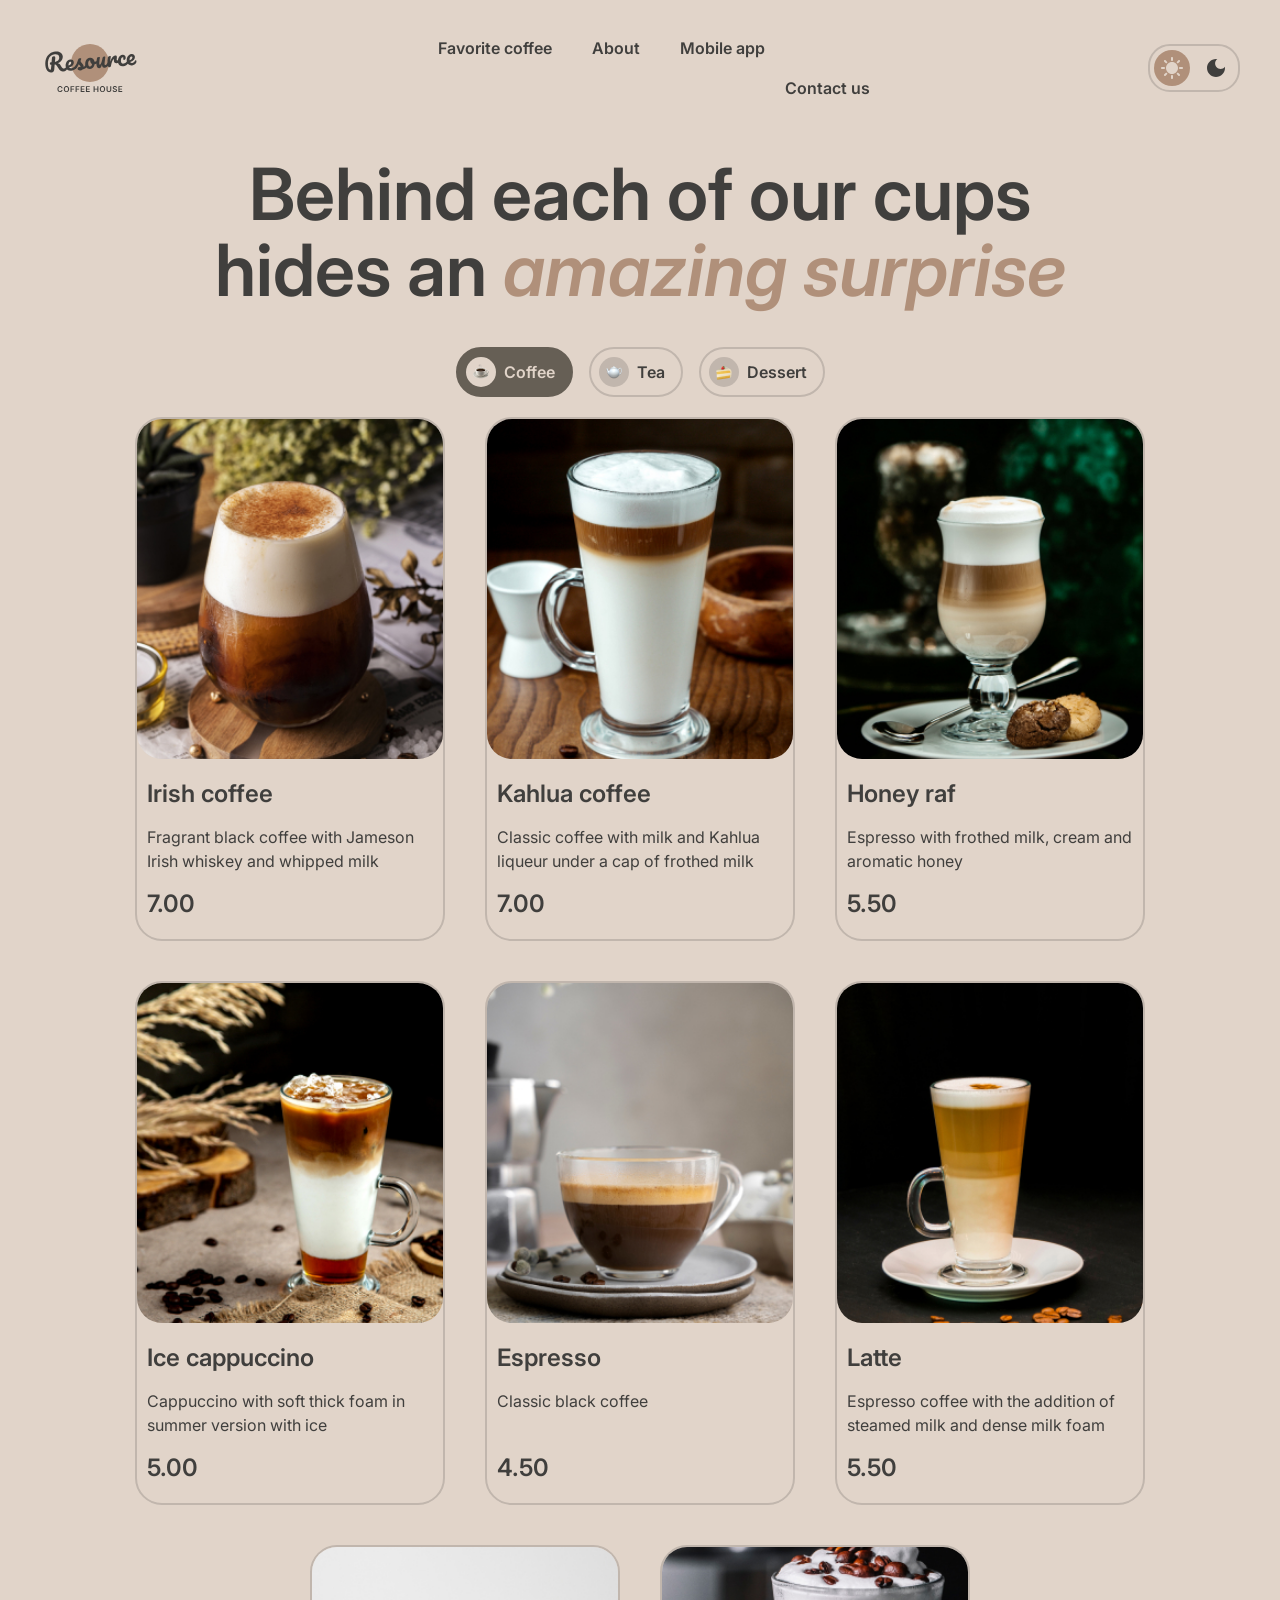
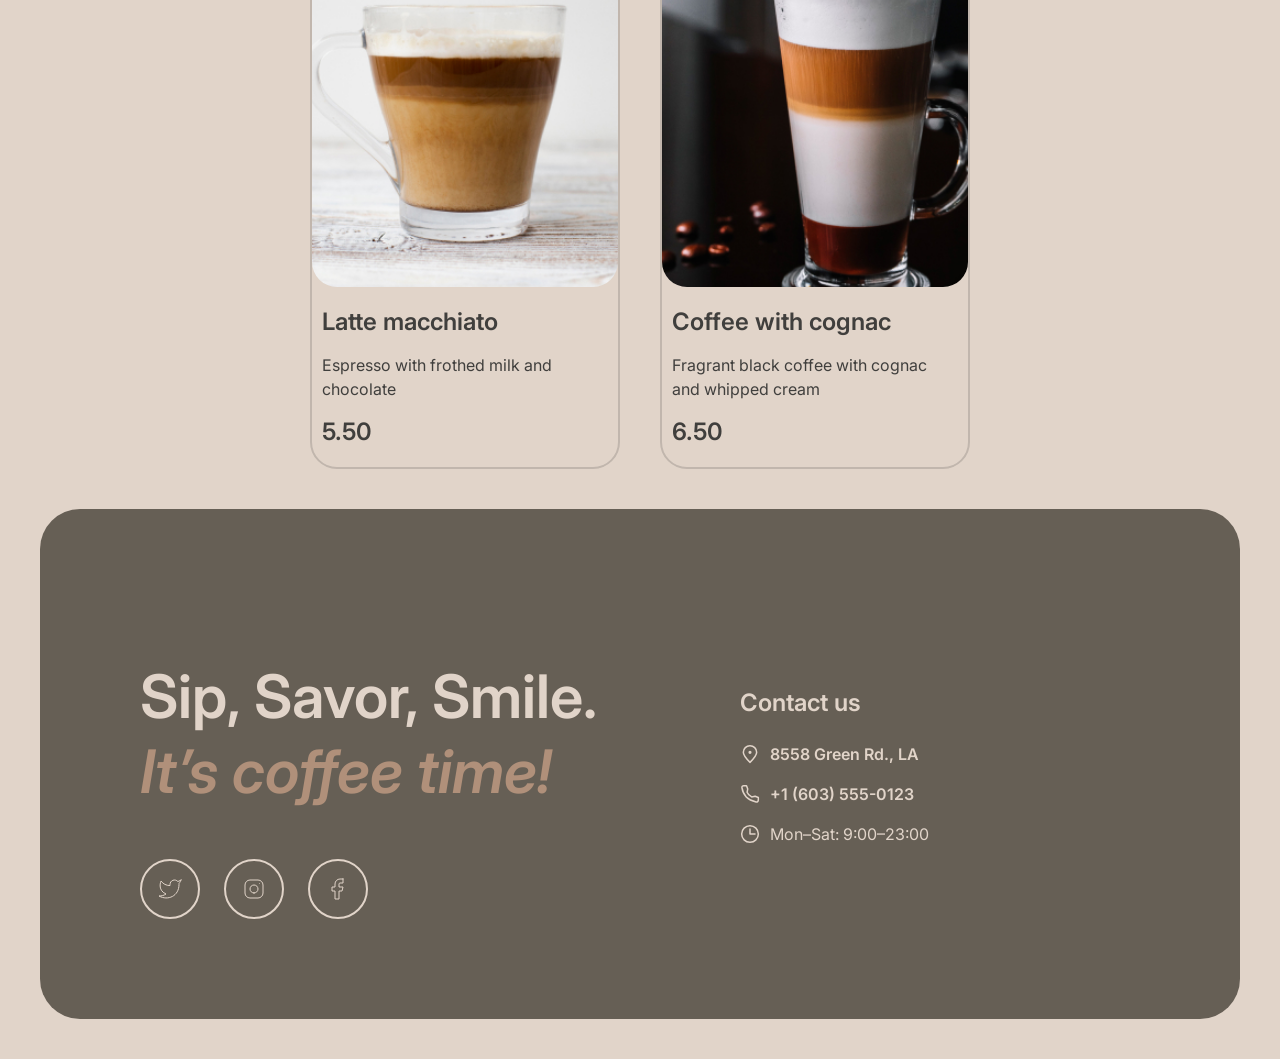
<file: menu.html>
<!DOCTYPE html>
<html lang="en">

<head>
  <meta charset="UTF-8">
  <meta name="viewport" content="width=device-width, initial-scale=1.0">
  <link rel="stylesheet" href="./css/modern-normalize.css">
  <link rel="stylesheet" href="./css/menu-styles.css">
  <link rel="shortcut icon" href="./img/svg/logo.svg" type="image/x-icon">
  <title>Resource coffee house - Menu</title>
</head>

<body>

  <h1 class="main-title">Resource coffee house - Menu</h1>

  <header class="header">
    <div class="container flex-row header-container">
      <a href="./index.html" class="logo">
        <img src="./img/svg/logo.svg" alt="Resource coffee house" class="logo-img">
      </a>
      <nav class="nav">
        <ul class="nav-list flex-row">
          <li class="nav-item">
            <a href="./index.html#favorite" class="nav-link">Favorite coffee</a>
          </li>
          <li class="nav-item">
            <a href="./index.html#about" class="nav-link">About</a>
          </li>
          <li class="nav-item">
            <a href="./index.html#app" class="nav-link">Mobile app</a>
          </li>
          <li class="nav-item">
            <a href="#footer" class="nav-link">Contact us</a>
          </li>
        </ul>
      </nav>
      <div class="theme">
        <input type="checkbox" class="theme-checkbox" id="theme-checkbox" name="theme-is-dark" value="false">
        <label for="theme-checkbox" class="theme-label flex-row">
          <span id="theme-light" class="theme-option theme-option__active">
            <svg class="theme-img" width="22" height="22" viewBox="0 0 22 22" fill="none"
              xmlns="http://www.w3.org/2000/svg">
              <path
                d="M10 3V1C10 0.45 10.45 0 11 0C11.55 0 12 0.45 12 1V3C12 3.55 11.55 4 11 4C10.45 4 10 3.55 10 3ZM17.36 6.05L18.77 4.63C19.16 4.24 19.16 3.61 18.77 3.22C18.38 2.83 17.75 2.83 17.36 3.22L15.95 4.64C15.56 5.03 15.56 5.66 15.95 6.05C16.34 6.44 16.97 6.44 17.36 6.05ZM21 10H19C18.45 10 18 10.45 18 11C18 11.55 18.45 12 19 12H21C21.55 12 22 11.55 22 11C22 10.45 21.55 10 21 10ZM11 18C10.45 18 10 18.45 10 19V21C10 21.55 10.45 22 11 22C11.55 22 12 21.55 12 21V19C12 18.45 11.55 18 11 18ZM4.64 6.05L3.22 4.64C2.83 4.25 2.83 3.61 3.22 3.23C3.61 2.85 4.25 2.84 4.63 3.23L6.04 4.64C6.43 5.03 6.43 5.67 6.04 6.05C5.65 6.43 5.02 6.44 4.64 6.05ZM15.95 15.95C15.56 16.34 15.56 16.98 15.95 17.36L17.36 18.77C17.75 19.16 18.39 19.16 18.77 18.77C19.16 18.38 19.16 17.74 18.77 17.36L17.36 15.95C16.98 15.56 16.34 15.56 15.95 15.95ZM1 12H3C3.55 12 4 11.55 4 11C4 10.45 3.55 10 3 10H1C0.45 10 0 10.45 0 11C0 11.55 0.45 12 1 12ZM4.64 18.78L6.05 17.37C6.44 16.98 6.44 16.34 6.05 15.96C5.66 15.58 5.02 15.57 4.64 15.96L3.23 17.37C2.84 17.76 2.84 18.4 3.23 18.78C3.61 19.17 4.25 19.17 4.64 18.78ZM11 5C7.69 5 5 7.69 5 11C5 14.31 7.69 17 11 17C14.31 17 17 14.31 17 11C17 7.69 14.31 5 11 5Z"
                fill="#E1D4C9" />
            </svg>
          </span>
          <span id="theme-dark" class="theme-option theme-option__inactive">
            <svg class="theme-img" width="18" height="18" viewBox="0 0 18 18" fill="none"
              xmlns="http://www.w3.org/2000/svg">
              <path
                d="M9 0C4.03 0 0 4.03 0 9C0 13.97 4.03 18 9 18C13.97 18 18 13.97 18 9C18 8.54 17.96 8.08 17.9 7.64C16.92 9.01 15.32 9.9 13.5 9.9C10.52 9.9 8.1 7.48 8.1 4.5C8.1 2.69 8.99 1.08 10.36 0.0999999C9.92 0.0399999 9.46 0 9 0Z"
                fill="currentColor" />
            </svg>
          </span>
        </label>
      </div>
      <button class="burger-menu"></button>
    </div>
  </header>

  <main class="menu">
    <div class="container menu-container">
      <h2 class="menu-title">
        Behind each of our cups hides an <span class="text-dedicated">amazing surprise</span>
      </h2>
      <div class="menu-content">
        <div class="menu-categories">
          <button class="menu-btn btn btn-coffee">
            <span class="btn-img btn-img_coffee"></span>
            <span class="btn-txt">Coffee</span>
          </button>
          <button class="menu-btn btn btn-tea">
            <span class="btn-img btn-img_tea"></span>
            <span class="btn-txt">Tea</span>
          </button>
          <button class="menu-btn btn btn-dessert">
            <span class="btn-img btn-img_dessert"></span>
            <span class="btn-txt">Dessert</span>
          </button>
        </div>

        <div class="menu-cards">

          <div class="menu-card card">
            <div class="card-img">
              <img src="./img/coffee-1.jpg" alt="Coffee 1">
            </div>
            <div class="card-content">
              <h3 class="card-title">Irish coffee</h3>
              <p class="card-txt">
                Fragrant black coffee with Jameson Irish whiskey and whipped milk
              </p>
              <p class="card-price">$7.00</p>
            </div>
          </div>

          <div class="menu-card card">
            <div class="card-img">
              <img src="./img/coffee-2.jpg" alt="Coffee 2">
            </div>
            <div class="card-content">
              <h3 class="card-title">Kahlua coffee</h3>
              <p class="card-txt">
                Classic coffee with milk and Kahlua liqueur under a cap of frothed milk
              </p>
              <p class="card-price">$7.00</p>
            </div>
          </div>

          <div class="menu-card card">
            <div class="card-img">
              <img src="./img/coffee-3.jpg" alt="Coffee 3">
            </div>
            <div class="card-content">
              <h3 class="card-title">Honey raf</h3>
              <p class="card-txt">
                Espresso with frothed milk, cream and aromatic honey
              </p>
              <p class="card-price">$5.50</p>
            </div>
          </div>

          <div class="menu-card card">
            <div class="card-img">
              <img src="./img/coffee-4.jpg" alt="Coffee 4">
            </div>
            <div class="card-content">
              <h3 class="card-title">Ice cappuccino</h3>
              <p class="card-txt">
                Cappuccino with soft thick foam in summer version with ice
              </p>
              <p class="card-price">$5.00</p>
            </div>
          </div>

          <div class="menu-card card">
            <div class="card-img">
              <img src="./img/coffee-5.jpg" alt="Coffee 5">
            </div>
            <div class="card-content">
              <h3 class="card-title">Espresso</h3>
              <p class="card-txt">
                Classic black coffee
              </p>
              <p class="card-price">$4.50</p>
            </div>
          </div>

          <div class="menu-card card">
            <div class="card-img">
              <img src="./img/coffee-6.jpg" alt="Coffee 6">
            </div>
            <div class="card-content">
              <h3 class="card-title">Latte</h3>
              <p class="card-txt">
                Espresso coffee with the addition of steamed milk and dense milk foam
              </p>
              <p class="card-price">$5.50</p>
            </div>
          </div>

          <div class="menu-card card">
            <div class="card-img">
              <img src="./img/coffee-7.jpg" alt="Coffee 7">
            </div>
            <div class="card-content">
              <h3 class="card-title">Latte macchiato</h3>
              <p class="card-txt">
                Espresso with frothed milk and chocolate
              </p>
              <p class="card-price">$5.50</p>
            </div>
          </div>

          <div class="menu-card card">
            <div class="card-img">
              <img src="./img/coffee-8.jpg" alt="Coffee 8">
            </div>
            <div class="card-content">
              <h3 class="card-title">Coffee with cognac</h3>
              <p class="card-txt">
                Fragrant black coffee with cognac and whipped cream
              </p>
              <p class="card-price">$6.50</p>
            </div>
          </div>
        </div>

        <button class="menu-refresh-btn">
          <svg class="menu-refresh-img" width="24" height="24" viewBox="0 0 24 24" fill="none"
            xmlns="http://www.w3.org/2000/svg">
            <path
              d="M21.8883 13.5C21.1645 18.3113 17.013 22 12 22C6.47715 22 2 17.5228 2 12C2 6.47715 6.47715 2 12 2C16.1006 2 19.6248 4.46819 21.1679 8"
              stroke-linecap="round" stroke-linejoin="round" />
            <path d="M17 8H21.4C21.7314 8 22 7.73137 22 7.4V3" stroke-linecap="round" stroke-linejoin="round" />
          </svg>
        </button>
      </div>
    </div>
  </main>

  <footer class="footer" id="footer">
    <div class="container footer-container">
      <div class="footer-content">
        <h2 class="footer-title">
          Sip, Savor, Smile. <span class="text-dedicated">It’s coffee time!</span>
        </h2>
        <div class="footer-social-media social-media">
          <a href="https://x.com/" class="social-media-link" target="_blank">
            <svg class="social-media-img" width="24" height="24" viewBox="0 0 24 24" fill="none"
              xmlns="http://www.w3.org/2000/svg">
              <path
                d="M23 3.01006C23 3.01006 20.9821 4.20217 19.86 4.54006C19.2577 3.84757 18.4573 3.35675 17.567 3.13398C16.6767 2.91122 15.7395 2.96725 14.8821 3.29451C14.0247 3.62177 13.2884 4.20446 12.773 4.96377C12.2575 5.72309 11.9877 6.62239 12 7.54006V8.54006C10.2426 8.58562 8.50127 8.19587 6.93101 7.4055C5.36074 6.61513 4.01032 5.44869 3 4.01006C3 4.01006 -1 13.0101 8 17.0101C5.94053 18.408 3.48716 19.109 1 19.0101C10 24.0101 21 19.0101 21 7.51006C20.9991 7.23151 20.9723 6.95365 20.92 6.68006C21.9406 5.67355 23 3.01006 23 3.01006Z"
                stroke-linecap="round" stroke-linejoin="round" />
            </svg>
          </a>
          <a href="https://www.instagram.com/" class="social-media-link" target="_blank">
            <svg class="social-media-img" width="24" height="24" viewBox="0 0 24 24" fill="none"
              xmlns="http://www.w3.org/2000/svg">
              <path
                d="M12 16C14.2091 16 16 14.2091 16 12C16 9.79086 14.2091 8 12 8C9.79086 8 8 9.79086 8 12C8 14.2091 9.79086 16 12 16Z"
                stroke-linecap="round" stroke-linejoin="round" />
              <path
                d="M3 16V8C3 5.23858 5.23858 3 8 3H16C18.7614 3 21 5.23858 21 8V16C21 18.7614 18.7614 21 16 21H8C5.23858 21 3 18.7614 3 16Z" />
              <path d="M17.5 6.51L17.51 6.49889" stroke-linecap="round" stroke-linejoin="round" />
            </svg>
          </a>
          <a href="https://www.facebook.com/" class="social-media-link" target="_blank">
            <svg class="social-media-img" width="24" height="24" viewBox="0 0 24 24" fill="none"
              xmlns="http://www.w3.org/2000/svg">
              <path
                d="M17 2H14C12.6739 2 11.4021 2.52678 10.4645 3.46447C9.52678 4.40215 9 5.67392 9 7V10H6V14H9V22H13V14H16L17 10H13V7C13 6.73478 13.1054 6.48043 13.2929 6.29289C13.4804 6.10536 13.7348 6 14 6H17V2Z"
                stroke-linecap="round" stroke-linejoin="round" />
            </svg>
          </a>
        </div>
      </div>
      <div class="footer-contacts contacts">
        <h3 class="contacts-title">Contact us</h3>
        <a href="https://maps.app.goo.gl/nyLsNhuwX2nsNoFfA" class="contacts-link contacts-link-map" target="_blank">
          8558 Green Rd., LA
        </a>
        <a href="tel:+16035550123" class="contacts-link contacts-link-tel">+1 (603) 555-0123</a>
        <p class="contacts-time">Mon–Sat: 9:00–23:00</p>
      </div>
    </div>
  </footer>

  <div class="modal">
    <div class="modal-card">
      <div class="modal-img"></div>
      <div class="modal-content">
        <h3 class="modal-title"></h3>
        <p class="modal-txt"></p>
        <div class="modal-option">
          <p class="modal-option-title">Size</p>
          <div class="modal-size-list"></div>
        </div>
        <div class="modal-option">
          <p class="modal-option-title">Additives</p>
          <div class="modal-additives-list"></div>
        </div>
        <p class="modal-total">Total: <span class="modal-price"></span></p>
        <div class="modal-info">
          <svg width="16" height="16" viewBox="0 0 16 16" fill="none" xmlns="http://www.w3.org/2000/svg">
            <g clip-path="url(#clip0_147811_7961)">
              <path d="M8 7.66663V11" stroke="#403F3D" stroke-linecap="round" stroke-linejoin="round" />
              <path d="M8 5.00667L8.00667 4.99926" stroke="#403F3D" stroke-linecap="round" stroke-linejoin="round" />
              <path
                d="M7.99967 14.6667C11.6816 14.6667 14.6663 11.6819 14.6663 8.00004C14.6663 4.31814 11.6816 1.33337 7.99967 1.33337C4.31778 1.33337 1.33301 4.31814 1.33301 8.00004C1.33301 11.6819 4.31778 14.6667 7.99967 14.6667Z"
                stroke="#403F3D" stroke-linecap="round" stroke-linejoin="round" />
            </g>
            <defs>
              <clipPath id="clip0_147811_7961">
                <rect width="16" height="16" fill="white" />
              </clipPath>
            </defs>
          </svg>
          <p>
            The cost is not final. Download our mobile app to see the final price and place your order. Earn loyalty
            points and enjoy your favorite coffee with up to 20% discount.
          </p>
        </div>
        <button class="modal-close-btn">Close</button>
      </div>
    </div>

    <script src="./js/theme.js"></script>
    <script src="./js/burger.js"></script>
    <script src="./js/categories.js"></script>
</body>

</html>
</file>
<file: css/menu-styles.css>
@import url("https://fonts.googleapis.com/css2?family=Inter:ital,opsz,wght@0,14..32,100..900;1,14..32,100..900&display=swap");
:root {
  --color-text-primary: #403F3D;
  --color-text-inverse: #E1D4C9;
  --color-text-accent: #B0907A;
  --color-bg-page: #E1D4C9;
  --color-bg-container: #665F55;
  --color-bg-overlay: rgba(64, 63, 61, 0.8);
  --color-border-primary: #C1B6AD;
  --color-border-inverse: #665F55;
}

[data-theme=dark] {
  --color-text-primary: #E1D4C9;
  --color-text-inverse: #E1D4C9;
  --color-text-accent: #B0907A;
  --color-bg-page: #292826;
  --color-bg-container: #403F3D;
  --color-bg-overlay: rgba(41, 40, 38, 0.8);
  --color-border-primary: #665F55;
  --color-border-inverse: #C1B6AD;
}

html {
  scroll-behavior: smooth;
}

body {
  font-family: "Inter", sans-serif;
  font-size: 16px;
  font-weight: 400;
  line-height: 150%;
  color: var(--color-text-primary);
  background: var(--color-bg-page);
  transition: 0.5s;
}
body._lock {
  overflow-y: hidden;
}

a,
button {
  font-weight: 600;
  color: inherit;
  text-decoration: none;
}

.main-title {
  display: none;
}

.container {
  max-width: 1360px;
  margin: 0 auto;
}
@media (max-width: 1440px) {
  .container {
    margin: 0 40px;
  }
}
@media (max-width: 1000px) {
  .container {
    margin: 0 20px;
  }
}

.flex-row {
  display: flex;
  flex-direction: row;
}

.text-dedicated {
  font-style: italic;
  color: var(--color-text-accent);
}

.header-container {
  align-items: center;
  padding: 20px 0;
}
@media (max-width: 768px) {
  .header-container {
    justify-content: space-between;
  }
}

.logo {
  display: block;
  width: 100px;
  height: 60px;
}

.nav {
  width: 100%;
}
@media (max-width: 768px) {
  .nav {
    position: fixed;
    top: 100px;
    left: -110%;
    height: calc(100% - 100px);
    background: var(--color-bg-page);
    z-index: 10;
    opacity: 0;
    transition: all 0.3s ease;
  }
  .nav._open {
    left: 0;
    opacity: 1;
    overflow: auto;
  }
}
.nav-list {
  justify-content: center;
  padding: 0;
}
@media (max-width: 768px) {
  .nav-list {
    flex-direction: column;
    gap: 60px;
    overflow: auto;
  }
}
.nav-item {
  margin: 0 2%;
  list-style-type: none;
}
.nav-item:last-child {
  margin: 40px 0 0 0;
}
.nav-link {
  display: inline-block;
  position: relative;
}
.nav-link::after {
  content: "";
  position: absolute;
  left: 50%;
  bottom: 0;
  width: 0;
  height: 2px;
  background: var(--color-text-primary);
  transition: all 0.5s ease;
}
.nav-link:hover::after {
  left: 0;
  width: 100%;
}
@media (max-width: 768px) {
  .nav-link {
    display: block;
    padding: 15px;
    text-align: center;
  }
}

@media (max-width: 768px) {
  .theme {
    margin: 0 0 0 auto;
  }
}
.theme-checkbox {
  display: none;
  -moz-appearance: none;
       appearance: none;
  -webkit-appearance: none;
}
.theme-label {
  border: 2px solid var(--color-border-primary);
  border-radius: 22px;
  cursor: pointer;
}
.theme-label:hover .theme-option__inactive {
  background: var(--color-border-inverse);
}
.theme-label:hover .theme-img {
  color: var(--color-text-inverse);
}
.theme-option {
  position: relative;
  width: 36px;
  height: 36px;
  margin: 4px;
  border-radius: 50%;
  transition: all 0.5s ease;
}
.theme-option__active {
  background: var(--color-text-accent);
}
.theme-img {
  position: absolute;
  left: 50%;
  top: 50%;
  transform: translate(-50%, -50%);
  transition: all 0.5s ease;
}

.menu-link {
  position: relative;
  margin: 0 0 0 24px;
}
@media (max-width: 768px) {
  .menu-link__pc {
    display: none;
  }
}
.menu-link__mobile {
  display: none;
}
@media (max-width: 768px) {
  .menu-link__mobile {
    display: block;
    padding: 15px;
    text-align: center;
  }
}
.menu-link::after {
  content: "";
  position: absolute;
  left: 50%;
  bottom: 0;
  width: 0;
  height: 2px;
  background: var(--color-text-primary);
  transition: all 0.5s ease;
}
.menu-link:hover::after {
  left: 0;
  width: 100%;
}
.menu-img {
  margin: 0 0 0 8px;
  stroke: var(--color-text-primary);
}

.burger-menu {
  display: none;
}
@media (max-width: 768px) {
  .burger-menu {
    display: inline-block;
    position: relative;
    width: 43px;
    height: 43px;
    margin: 0 0 0 24px;
    background: inherit;
    border: 2px solid var(--color-border-inverse);
    border-radius: 50%;
  }
  .burger-menu::before, .burger-menu::after {
    content: "";
    position: absolute;
    left: 50%;
    width: 16px;
    height: 2px;
    background: var(--color-border-inverse);
    transform: translate(-50%, 0);
    transition: all 0.3s ease;
  }
  .burger-menu::before {
    top: 15px;
  }
  .burger-menu::after {
    top: 24px;
  }
  .burger-menu._open::before, .burger-menu._open::after {
    top: 50%;
    left: 30%;
    transform: translate(0%, 0%);
  }
  .burger-menu._open::before {
    rotate: 45deg;
  }
  .burger-menu._open::after {
    rotate: -45deg;
  }
}

.menu-title {
  margin: 20px 0 40px;
  padding: 0 160px;
  font-size: 72px;
  font-weight: 600;
  line-height: 105%;
  text-align: center;
}
@media (max-width: 768px) {
  .menu-title {
    font-size: 60px;
    line-height: 125%;
    padding: 0 40px;
  }
}
@media (max-width: 560px) {
  .menu-title {
    font-size: 32px;
    padding: 0 20px;
  }
}
.menu-content {
  margin: 20px 0;
}
.menu-categories {
  display: flex;
  justify-content: center;
  align-items: center;
  gap: 16px;
}
@media (max-width: 400px) {
  .menu-categories {
    gap: 10px;
  }
}
.menu-cards {
  display: flex;
  justify-content: center;
  gap: 40px;
  flex-wrap: wrap;
  padding: 20px 0;
}
.menu-refresh-btn {
  display: none;
  justify-content: center;
  align-items: center;
  width: 60px;
  height: 60px;
  margin: 0 auto;
  background: inherit;
  border: 2px solid var(--color-border-inverse);
  border-radius: 50%;
  transition: all 0.3s ease;
  cursor: pointer;
  overflow: hidden;
}
@media (max-width: 800px) {
  .menu-refresh-btn {
    display: flex;
  }
}
.menu-refresh-img {
  stroke: var(--color-text-primary);
  transition: all 0.3s ease;
}
.menu-refresh-btn:hover {
  background: var(--color-bg-container);
  border-color: var(--color-bg-container);
}
.menu-refresh-btn:hover > svg {
  stroke: var(--color-text-primary);
}

.btn {
  display: flex;
  align-items: center;
  padding: 8px;
  background: inherit;
  border: 2px solid var(--color-border-primary);
  border-radius: 25px;
  transition: all 0.3s ease;
  cursor: pointer;
}
.btn_active {
  color: var(--color-bg-page);
  background: var(--color-bg-container);
  border-color: var(--color-bg-container);
  cursor: default;
}
.btn_active .btn-img {
  background-color: var(--color-bg-page);
}
.btn-img {
  display: inline-block;
  width: 30px;
  height: 30px;
  border-radius: 50%;
  background-color: var(--color-border-primary);
  background-position: center center;
  background-repeat: no-repeat;
}
.btn-img_coffee {
  background-image: url(../img/coffee.png);
}
.btn-img_tea {
  background-image: url(../img/tea.png);
}
.btn-img_dessert {
  background-image: url(../img/dessert.png);
}
.btn:hover {
  color: var(--color-bg-page);
  background: var(--color-bg-container);
  border-color: var(--color-bg-container);
}
.btn:hover .btn-img {
  background-color: var(--color-bg-page);
}
.btn-txt {
  margin: 0 8px;
}

.card {
  display: flex;
  flex-direction: column;
  width: 310px;
  border: 2px solid var(--color-border-primary);
  border-radius: 27px;
  cursor: pointer;
}
@media (max-width: 800px) {
  .card-hidden {
    display: none;
  }
}
.card:hover img {
  scale: 1;
}
.card-img {
  display: flex;
  justify-content: center;
  align-items: center;
  border-radius: 25px;
  overflow: hidden;
}
.card-img > img {
  scale: 1.1;
  transition: all 0.3s ease;
}
.card-content {
  display: flex;
  flex-direction: column;
  flex: 1;
  padding: 20px 10px;
}
.card-title {
  margin: 0;
  font-size: 24px;
  font-weight: 600;
  line-height: 125%;
}
.card-txt {
  flex-grow: 1;
}
.card-price {
  margin: 0;
  font-size: 24px;
  font-weight: 600;
  line-height: 125%;
}

.footer {
  margin: 0 0 40px 0;
}
.footer-container {
  display: flex;
  color: var(--color-text-inverse);
  background: var(--color-bg-container);
  border-radius: 40px;
  padding: 100px;
}
@media (max-width: 900px) {
  .footer-container {
    flex-direction: column;
    align-items: flex-start;
    padding: 100px 60px;
  }
}
@media (max-width: 490px) {
  .footer-container {
    padding: 60px 16px;
  }
}
.footer-content {
  width: 50%;
}
@media (max-width: 900px) {
  .footer-content {
    width: auto;
  }
}
.footer-title {
  max-width: 530px;
  font-size: 60px;
  font-weight: 600;
  line-height: 125%;
}
@media (max-width: 900px) {
  .footer-title {
    width: auto;
  }
}
@media (max-width: 600px) {
  .footer-title {
    font-size: 32px;
  }
}

@media (max-width: 900px) {
  .social-media {
    display: flex;
    justify-content: flex-start;
    align-items: center;
  }
}
.social-media-link {
  display: inline-flex;
  justify-content: center;
  align-items: center;
  width: 60px;
  height: 60px;
  margin: 0 20px 0 0;
  border: 2px solid var(--color-text-inverse);
  border-radius: 50%;
  transition: all 0.3s ease;
}
.social-media-link:hover {
  background: var(--color-bg-page);
  border-color: var(--color-bg-page);
}
.social-media-link:hover > .social-media-img {
  stroke: var(--color-text-primary);
}
.social-media-img {
  stroke: var(--color-text-inverse);
  transition: all 0.3s ease;
}

.contacts {
  padding: 55px 0 0 100px;
}
@media (max-width: 900px) {
  .contacts {
    padding: 40px 0 0 0;
  }
}
.contacts-title {
  font-size: 24px;
  font-weight: 600;
  line-height: 125%;
}
.contacts-link {
  display: block;
  position: relative;
  margin: 0 0 16px 0;
  padding: 0 0 0 30px;
}
.contacts-link::after {
  content: "";
  position: absolute;
  left: 50%;
  bottom: -3px;
  width: 0;
  height: 2px;
  background: var(--color-text-inverse);
  transition: all 0.3s ease;
}
.contacts-link:hover::after {
  left: 0;
  width: 100%;
}
.contacts-link-map {
  background: url(../img/svg/pin-alt.svg) left center no-repeat;
}
.contacts-link-tel {
  background: url(../img/svg/phone.svg) left center no-repeat;
}
.contacts-time {
  margin: 0;
  padding: 0 0 0 30px;
  background: url(../img/svg/clock.svg) left center no-repeat;
}

.modal {
  position: fixed;
  top: 0;
  left: 0;
  width: 100%;
  height: 100%;
  display: flex;
  justify-content: center;
  align-items: center;
  padding: 20px;
  background: var(--color-bg-overlay);
  opacity: 0;
  visibility: hidden;
  transition: all 0.3s ease;
  z-index: 100;
}
.modal._open {
  opacity: 1;
  visibility: visible;
}
.modal-card {
  display: flex;
  position: relative;
  width: 800px;
  max-width: 100%;
  max-height: 100%;
  padding: 16px;
  background: var(--color-bg-page);
  border-radius: 40px;
  overflow: hidden;
}
@media (max-width: 560px) {
  .modal-card {
    flex-direction: column;
  }
}
.modal-close-btn {
  margin: 20px 0 0 0;
  padding: 10px;
  background: inherit;
  border: 2px solid var(--color-border-inverse);
  border-radius: 22px;
  cursor: pointer;
  transition: all 0.3s ease;
}
.modal-close-btn:hover {
  color: var(--color-bg-page);
  background-color: var(--color-border-inverse);
}
.modal-img {
  max-width: 310px;
  max-height: 310px;
  border-radius: 24px;
  overflow: hidden;
}
.modal-img > img {
  display: block;
  width: 100%;
  height: 100%;
  -o-object-fit: cover;
     object-fit: cover;
}
@media (max-width: 768px) {
  .modal-img {
    width: 264px;
  }
}
@media (max-width: 560px) {
  .modal-img {
    width: 100%;
    height: 200px;
  }
}
.modal-content {
  display: flex;
  flex-direction: column;
  flex: 1;
  padding: 0 0 0 20px;
  overflow-y: auto;
}
@media (max-width: 768px) {
  .modal-content {
    padding: 24px;
  }
}
.modal-title {
  margin: 0 0 20px 0;
  font-size: 24px;
  font-weight: 600;
  line-height: 125%;
}
@media (max-width: 560px) {
  .modal-title {
    font-size: 32px;
  }
}
.modal-txt {
  margin: 0 0 20px 0;
}
.modal-option {
  margin: 0 0 20px 0;
}
.modal-option-title {
  margin: 0 0 8px 0;
}
.modal-size-list, .modal-additives-list {
  display: flex;
  flex-wrap: wrap;
  gap: 8px;
}
.modal-size-btn {
  display: flex;
  align-items: center;
  padding: 5px;
  font-size: 14px;
  background: inherit;
  border: 2px solid var(--color-border-primary);
  border-radius: 22px;
  cursor: pointer;
  transition: all 0.3s ease;
}
.modal-size-btn > span {
  display: flex;
  justify-content: center;
  align-items: center;
  width: 30px;
  height: 30px;
  margin: 0 5px 0 0;
  text-transform: uppercase;
  color: var(--color-bg-page);
  background: var(--color-border-inverse);
  border-radius: 50%;
}
.modal-size-btn:hover, .modal-size-btn_active {
  color: var(--color-bg-page);
  background: var(--color-border-inverse);
  border-color: var(--color-border-inverse);
}
.modal-size-btn:hover > span, .modal-size-btn_active > span {
  color: var(--color-border-inverse);
  background: var(--color-bg-page);
}
.modal-size-btn_active {
  cursor: default;
}
.modal-additive-btn {
  display: flex;
  align-items: center;
  padding: 8px;
  background: inherit;
  border: 2px solid var(--color-border-primary);
  border-radius: 25px;
  cursor: pointer;
  transition: all 0.3s ease;
}
.modal-additive-btn:hover, .modal-additive-btn_active {
  color: var(--color-bg-page);
  background: var(--color-border-inverse);
  border-color: var(--color-border-inverse);
}
.modal-additive-btn:hover .modal-additive-num, .modal-additive-btn_active .modal-additive-num {
  color: var(--color-border-inverse);
  background: var(--color-bg-page);
}
.modal-additive-btn_active {
  cursor: default;
}
.modal-additive-num {
  display: flex;
  justify-content: center;
  align-items: center;
  width: 30px;
  height: 30px;
  border-radius: 50%;
  background: var(--color-border-primary);
  transition: all 0.3s ease;
}
.modal-additive-txt {
  margin: 0 8px;
}
.modal-total {
  display: flex;
  justify-content: space-between;
  margin: auto 0 0 0;
  font-size: 24px;
  font-weight: 600;
  line-height: 125%;
}
.modal-info {
  display: flex;
  align-items: flex-start;
  position: relative;
  margin: 30px 0 0 0;
  font-size: 10px;
  font-weight: 600;
  line-height: 140%;
}
.modal-info > p {
  margin: 0 0 0 10px;
}
.modal-info::before {
  content: "";
  position: absolute;
  left: 0;
  top: -10px;
  width: 100%;
  height: 2px;
  background-color: var(--color-border-primary);
}

[data-theme=dark] .modal-window {
  background: var(--color-bg-container);
}
</file>
